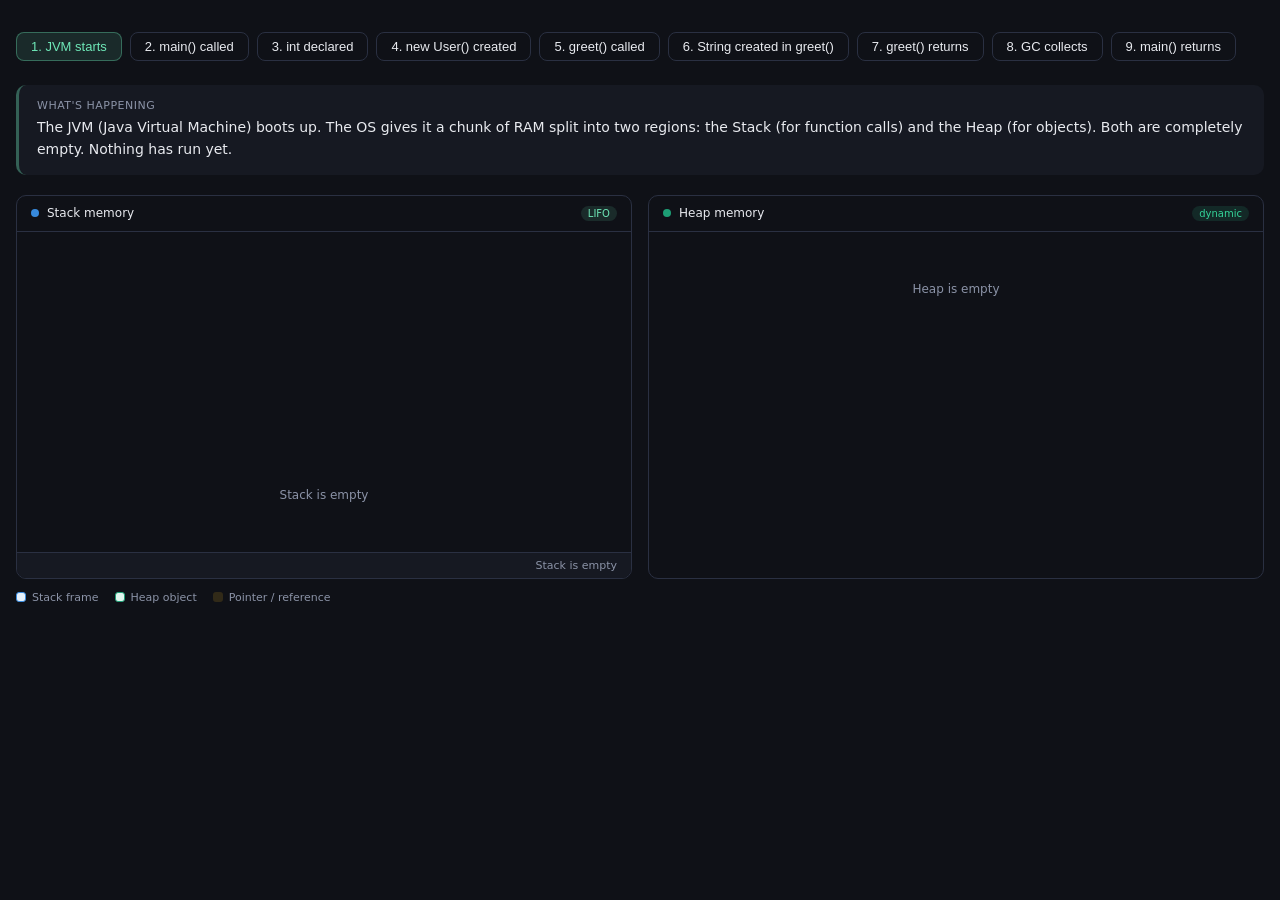
<file: Java-basics/heap_stack_memory_explainer.html>
<!DOCTYPE html>
<html lang="en">
<head>
<meta charset="UTF-8" />
<meta name="viewport" content="width=device-width, initial-scale=1.0" />
<title>Stack & Heap Visualizer</title>
<style>
  :root {
    --font-sans: system-ui, -apple-system, sans-serif;
    --font-mono: ui-monospace, monospace;
    --color-text-primary: #e8eaef;
    --color-text-secondary: #8b93a7;
    --color-text-info: #6ee7b7;
    --color-text-warning: #fbbf24;
    --color-text-success: #34d399;
    --color-background-primary: #0f1117;
    --color-background-secondary: #161922;
    --color-background-info: rgba(110, 231, 183, 0.12);
    --color-background-warning: rgba(251, 191, 36, 0.15);
    --color-background-success: rgba(52, 211, 153, 0.12);
    --color-border-secondary: #2a3042;
    --color-border-tertiary: #2a3042;
    --color-border-info: rgba(110, 231, 183, 0.35);
    --border-radius-md: 8px;
    --border-radius-lg: 10px;
  }
  * { box-sizing: border-box; margin: 0; padding: 0; }
  body {
    font-family: var(--font-sans);
    background: var(--color-background-primary);
    color: var(--color-text-primary);
    padding: 1rem;
  }
  .container { padding: 1rem 0; }
  .controls { display: flex; gap: 8px; flex-wrap: wrap; margin-bottom: 1.5rem; }
  .step-btn { padding: 6px 14px; font-size: 13px; border-radius: var(--border-radius-md); border: 0.5px solid var(--color-border-secondary); background: var(--color-background-primary); color: var(--color-text-primary); cursor: pointer; transition: all .15s; }
  .step-btn:hover { background: var(--color-background-secondary); }
  .step-btn.active { background: var(--color-background-info); color: var(--color-text-info); border-color: var(--color-border-info); }
  .step-btn:disabled { opacity: .4; cursor: not-allowed; }
  .nav { display: flex; gap: 8px; align-items: center; }
  .nav button { padding: 6px 16px; font-size: 13px; border-radius: var(--border-radius-md); border: 0.5px solid var(--color-border-secondary); background: var(--color-background-primary); color: var(--color-text-primary); cursor: pointer; }
  .nav button:hover { background: var(--color-background-secondary); }
  .nav button:disabled { opacity: .35; cursor: not-allowed; }
  .step-count { font-size: 12px; color: var(--color-text-secondary); }
  .desc-card { background: var(--color-background-secondary); border-radius: var(--border-radius-lg); padding: 14px 18px; margin-bottom: 1.25rem; border-left: 3px solid var(--color-border-info); }
  .desc-card .label { font-size: 11px; color: var(--color-text-secondary); margin-bottom: 4px; letter-spacing: .5px; text-transform: uppercase; }
  .desc-card .text { font-size: 14px; color: var(--color-text-primary); line-height: 1.6; }
  .mem-grid { display: grid; grid-template-columns: 1fr 1fr; gap: 16px; }
  .mem-col { border-radius: var(--border-radius-lg); border: 0.5px solid var(--color-border-tertiary); overflow: hidden; }
  .col-header { padding: 10px 14px; font-size: 12px; font-weight: 500; display: flex; align-items: center; gap: 8px; border-bottom: 0.5px solid var(--color-border-tertiary); }
  .col-header .dot { width: 8px; height: 8px; border-radius: 50%; }
  .col-header .badge { font-size: 10px; padding: 2px 7px; border-radius: 10px; margin-left: auto; }
  .stack-area { min-height: 320px; padding: 10px; display: flex; flex-direction: column-reverse; gap: 6px; background: var(--color-background-primary); position: relative; }
  .heap-area { min-height: 320px; padding: 10px; display: flex; flex-direction: column; gap: 6px; background: var(--color-background-primary); }
  .frame { border-radius: 6px; padding: 8px 10px; border: 0.5px solid; transition: all .3s; }
  .frame.active { border-width: 1.5px; }
  .frame .fn { font-size: 12px; font-weight: 500; margin-bottom: 4px; }
  .frame .vars { font-size: 11px; color: var(--color-text-secondary); display: flex; flex-direction: column; gap: 2px; }
  .frame .var-row { display: flex; gap: 6px; align-items: center; }
  .frame .var-name { font-family: var(--font-mono); }
  .frame .var-val { font-family: var(--font-mono); padding: 0 5px; border-radius: 3px; font-size: 10px; }
  .frame .ptr { background: var(--color-background-warning); color: var(--color-text-warning); border-radius: 3px; font-size: 9px; padding: 1px 4px; margin-left: auto; }
  .heap-obj { border-radius: 6px; padding: 8px 10px; border: 0.5px solid; transition: all .3s; }
  .heap-obj .addr { font-size: 10px; font-family: var(--font-mono); margin-bottom: 4px; }
  .heap-obj .fields { font-size: 11px; display: flex; flex-direction: column; gap: 3px; }
  .heap-obj .field { display: flex; gap: 6px; }
  .heap-obj .fk { color: var(--color-text-secondary); font-family: var(--font-mono); }
  .heap-obj .fv { font-family: var(--font-mono); }
  .empty-hint { font-size: 12px; color: var(--color-text-secondary); text-align: center; padding: 40px 0; }
  .sp-arrow { font-size: 10px; color: var(--color-text-secondary); text-align: right; padding-right: 4px; }
  .legend { display: flex; gap: 16px; margin-top: 12px; flex-wrap: wrap; }
  .legend-item { display: flex; align-items: center; gap: 6px; font-size: 11px; color: var(--color-text-secondary); }
  .legend-dot { width: 10px; height: 10px; border-radius: 3px; }
  .highlight { animation: pop .4s ease; }
  @keyframes pop { 0%{transform:scale(1)} 30%{transform:scale(1.03)} 100%{transform:scale(1)} }
  .ref-line { font-size: 10px; color: var(--color-text-warning); font-family: var(--font-mono); }
</style>
</head>
<body>

<div class="container">
  <div class="controls" id="step-tabs"></div>
  <div class="desc-card">
    <div class="label">What's happening</div>
    <div class="text" id="desc-text">Click a step above to begin.</div>
  </div>
  <div class="mem-grid">
    <div class="mem-col">
      <div class="col-header">
        <div class="dot" style="background:#378ADD"></div>
        <span style="color:var(--color-text-primary)">Stack memory</span>
        <span class="badge" style="background:var(--color-background-info);color:var(--color-text-info)">LIFO</span>
      </div>
      <div class="stack-area" id="stack-area">
        <div class="empty-hint">Stack is empty</div>
      </div>
      <div style="padding:6px 10px;background:var(--color-background-secondary);border-top:0.5px solid var(--color-border-tertiary)">
        <div class="sp-arrow" id="sp-label" style="color:var(--color-text-secondary);font-size:11px">SP → top of stack</div>
      </div>
    </div>
    <div class="mem-col">
      <div class="col-header">
        <div class="dot" style="background:#1D9E75"></div>
        <span style="color:var(--color-text-primary)">Heap memory</span>
        <span class="badge" style="background:var(--color-background-success);color:var(--color-text-success)">dynamic</span>
      </div>
      <div class="heap-area" id="heap-area">
        <div class="empty-hint">Heap is empty</div>
      </div>
    </div>
  </div>
  <div class="legend">
    <div class="legend-item"><div class="legend-dot" style="background:#E6F1FB;border:1px solid #378ADD"></div> Stack frame</div>
    <div class="legend-item"><div class="legend-dot" style="background:#E1F5EE;border:1px solid #1D9E75"></div> Heap object</div>
    <div class="legend-item"><div class="legend-dot" style="background:var(--color-background-warning);border:0.5px solid var(--color-border-warning)"></div> Pointer / reference</div>
  </div>
</div>

<script>
const steps = [
  {
    label: "1. JVM starts",
    desc: "The JVM (Java Virtual Machine) boots up. The OS gives it a chunk of RAM split into two regions: the Stack (for function calls) and the Heap (for objects). Both are completely empty. Nothing has run yet.",
    stack: [],
    heap: []
  },
  {
    label: "2. main() called",
    desc: "The JVM calls main(). A new stack frame is pushed onto the Stack. This frame holds local variables for main(). The Stack Pointer (SP) now points to this frame as the 'current' execution context.",
    stack: [
      { fn: "main()", active: true, vars: [{ name: "args", val: "String[]", ptr: "0x1A00" }] }
    ],
    heap: [
      { addr: "0x1A00", type: "String[]", fields: { length: "0" }, color: "amber" }
    ]
  },
  {
    label: "3. int declared",
    desc: "Inside main(), we write: int counter = 0. Primitives like int, boolean, double live DIRECTLY on the Stack frame — not on the Heap. The value 0 is stored right there inside the frame. No heap allocation needed.",
    stack: [
      { fn: "main()", active: true, vars: [
        { name: "args", val: "String[]", ptr: "0x1A00" },
        { name: "counter", val: "0", prim: true }
      ]}
    ],
    heap: [
      { addr: "0x1A00", type: "String[]", fields: { length: "0" }, color: "amber" }
    ]
  },
  {
    label: "4. new User() created",
    desc: "We write: User u = new User('Alice', 30). The keyword 'new' triggers heap allocation. The User object is created on the Heap at address 0x2B40. The variable u on the Stack stores ONLY the memory address (reference/pointer) — not the object itself.",
    stack: [
      { fn: "main()", active: true, vars: [
        { name: "args", val: "String[]", ptr: "0x1A00" },
        { name: "counter", val: "0", prim: true },
        { name: "u", val: "→ 0x2B40", ptr: "0x2B40" }
      ]}
    ],
    heap: [
      { addr: "0x1A00", type: "String[]", fields: { length: "0" }, color: "amber" },
      { addr: "0x2B40", type: "User", fields: { name: '"Alice"', age: "30" }, color: "teal" }
    ]
  },
  {
    label: "5. greet() called",
    desc: "main() calls greet(u). A new stack frame is pushed ON TOP of main's frame. The parameter 'user' in greet() receives a COPY of the reference (0x2B40) — both main's 'u' and greet's 'user' point to the same User object on the Heap.",
    stack: [
      { fn: "main()", active: false, vars: [
        { name: "args", val: "String[]", ptr: "0x1A00" },
        { name: "counter", val: "0", prim: true },
        { name: "u", val: "→ 0x2B40", ptr: "0x2B40" }
      ]},
      { fn: "greet()", active: true, vars: [
        { name: "user", val: "→ 0x2B40", ptr: "0x2B40" },
        { name: "msg", val: '""', prim: true }
      ]}
    ],
    heap: [
      { addr: "0x1A00", type: "String[]", fields: { length: "0" }, color: "amber" },
      { addr: "0x2B40", type: "User", fields: { name: '"Alice"', age: "30" }, color: "teal", hot: true }
    ]
  },
  {
    label: "6. String created in greet()",
    desc: "greet() creates: String msg = 'Hello, Alice!'. String objects also live on the Heap (0x3C90). The variable msg on greet's stack frame holds a reference to it. Stack grows upward; Heap grows from allocated addresses.",
    stack: [
      { fn: "main()", active: false, vars: [
        { name: "args", val: "String[]", ptr: "0x1A00" },
        { name: "counter", val: "0", prim: true },
        { name: "u", val: "→ 0x2B40", ptr: "0x2B40" }
      ]},
      { fn: "greet()", active: true, vars: [
        { name: "user", val: "→ 0x2B40", ptr: "0x2B40" },
        { name: "msg", val: "→ 0x3C90", ptr: "0x3C90" }
      ]}
    ],
    heap: [
      { addr: "0x1A00", type: "String[]", fields: { length: "0" }, color: "amber" },
      { addr: "0x2B40", type: "User", fields: { name: '"Alice"', age: "30" }, color: "teal" },
      { addr: "0x3C90", type: "String", fields: { value: '"Hello, Alice!"' }, color: "purple", hot: true }
    ]
  },
  {
    label: "7. greet() returns",
    desc: "greet() finishes. Its stack frame is INSTANTLY and AUTOMATICALLY popped off the stack. The local variables 'user' and 'msg' are gone. The String at 0x3C90 is now unreferenced — the Garbage Collector will eventually reclaim it. The Heap object at 0x2B40 (User) survives because main() still holds a reference.",
    stack: [
      { fn: "main()", active: true, vars: [
        { name: "args", val: "String[]", ptr: "0x1A00" },
        { name: "counter", val: "0", prim: true },
        { name: "u", val: "→ 0x2B40", ptr: "0x2B40" }
      ]}
    ],
    heap: [
      { addr: "0x1A00", type: "String[]", fields: { length: "0" }, color: "amber" },
      { addr: "0x2B40", type: "User", fields: { name: '"Alice"', age: "30" }, color: "teal" },
      { addr: "0x3C90", type: "String", fields: { value: '"Hello, Alice!"' }, color: "gray", stale: true }
    ]
  },
  {
    label: "8. GC collects",
    desc: "Garbage Collector runs. It sees 0x3C90 has NO references pointing to it — it's unreachable. The memory is freed. This is the key difference: Stack memory is freed IMMEDIATELY when a method returns (automatic). Heap memory is freed LATER by the GC (managed). That's why objects with long lifetimes go on the Heap.",
    stack: [
      { fn: "main()", active: true, vars: [
        { name: "args", val: "String[]", ptr: "0x1A00" },
        { name: "counter", val: "0", prim: true },
        { name: "u", val: "→ 0x2B40", ptr: "0x2B40" }
      ]}
    ],
    heap: [
      { addr: "0x1A00", type: "String[]", fields: { length: "0" }, color: "amber" },
      { addr: "0x2B40", type: "User", fields: { name: '"Alice"', age: "30" }, color: "teal" }
    ]
  },
  {
    label: "9. main() returns",
    desc: "main() finishes. Its frame is popped. 'u' is gone from Stack — the User object at 0x2B40 now has zero references. args at 0x1A00 is also unreferenced. The Stack is completely empty. GC will reclaim the remaining Heap objects. Program ends.",
    stack: [],
    heap: []
  }
];

let current = 0;

function colorOf(c) {
  const map = {
    teal: { bg: '#E1F5EE', border: '#1D9E75', text: '#085041', addr: '#0F6E56' },
    amber: { bg: '#FAEEDA', border: '#BA7517', text: '#633806', addr: '#854F0B' },
    purple: { bg: '#EEEDFE', border: '#534AB7', text: '#26215C', addr: '#3C3489' },
    gray: { bg: 'var(--color-background-secondary)', border: 'var(--color-border-secondary)', text: 'var(--color-text-secondary)', addr: 'var(--color-text-secondary)' }
  };
  return map[c] || map.teal;
}

function render(idx) {
  const s = steps[idx];
  document.getElementById('desc-text').textContent = s.desc;

  // Stack
  const sa = document.getElementById('stack-area');
  if (!s.stack.length) {
    sa.innerHTML = '<div class="empty-hint">Stack is empty</div>';
  } else {
    sa.innerHTML = s.stack.map((f, fi) => {
      const isTop = fi === s.stack.length - 1;
      return `<div class="frame highlight" style="background:${f.active ? '#E6F1FB' : 'var(--color-background-secondary)'};border-color:${f.active ? '#378ADD' : 'var(--color-border-tertiary)'};border-width:${f.active ? '1.5px' : '0.5px'}">
        ${isTop ? '<div style="font-size:9px;color:#378ADD;margin-bottom:2px;font-family:var(--font-mono)">← SP (top)</div>' : ''}
        <div class="fn" style="color:${f.active ? '#0C447C' : 'var(--color-text-secondary)'}">${f.fn}</div>
        <div class="vars">${(f.vars||[]).map(v => `
          <div class="var-row">
            <span class="var-name" style="color:var(--color-text-secondary)">${v.name}</span>
            <span style="color:var(--color-text-primary);font-family:var(--font-mono);font-size:11px">=</span>
            <span class="var-val" style="background:${v.ptr ? 'var(--color-background-warning)' : (v.prim ? 'var(--color-background-success)' : 'var(--color-background-secondary)')};color:${v.ptr ? 'var(--color-text-warning)' : (v.prim ? 'var(--color-text-success)' : 'var(--color-text-primary)')}">${v.val}</span>
          </div>`).join('')}
        </div>
      </div>`;
    }).join('');
  }

  // Heap
  const ha = document.getElementById('heap-area');
  if (!s.heap.length) {
    ha.innerHTML = '<div class="empty-hint">Heap is empty</div>';
  } else {
    ha.innerHTML = s.heap.map(o => {
      const c = colorOf(o.color);
      return `<div class="heap-obj highlight" style="background:${o.stale ? 'var(--color-background-secondary)' : c.bg};border-color:${o.stale ? 'var(--color-border-tertiary)' : c.border};opacity:${o.stale ? '.45' : '1'}">
        <div class="addr" style="color:${c.addr}">${o.addr} — ${o.type}${o.stale ? ' (unreachable)' : ''}</div>
        <div class="fields">${Object.entries(o.fields).map(([k,v]) => `
          <div class="field">
            <span class="fk">${k}:</span>
            <span class="fv" style="color:${c.text}">${v}</span>
          </div>`).join('')}
        </div>
      </div>`;
    }).join('');
  }

  // Tabs
  document.querySelectorAll('.step-btn').forEach((b, i) => {
    b.classList.toggle('active', i === idx);
  });

  document.getElementById('sp-label').textContent = s.stack.length
    ? `SP → ${s.stack[s.stack.length-1].fn} frame`
    : 'Stack is empty';
}

function init() {
  const tabs = document.getElementById('step-tabs');
  tabs.innerHTML = steps.map((s, i) =>
    `<button class="step-btn" onclick="go(${i})">${s.label}</button>`
  ).join('');
  render(0);
}

function go(idx) {
  current = idx;
  render(idx);
}

init();
</script>
</body>
</html>
</file>
